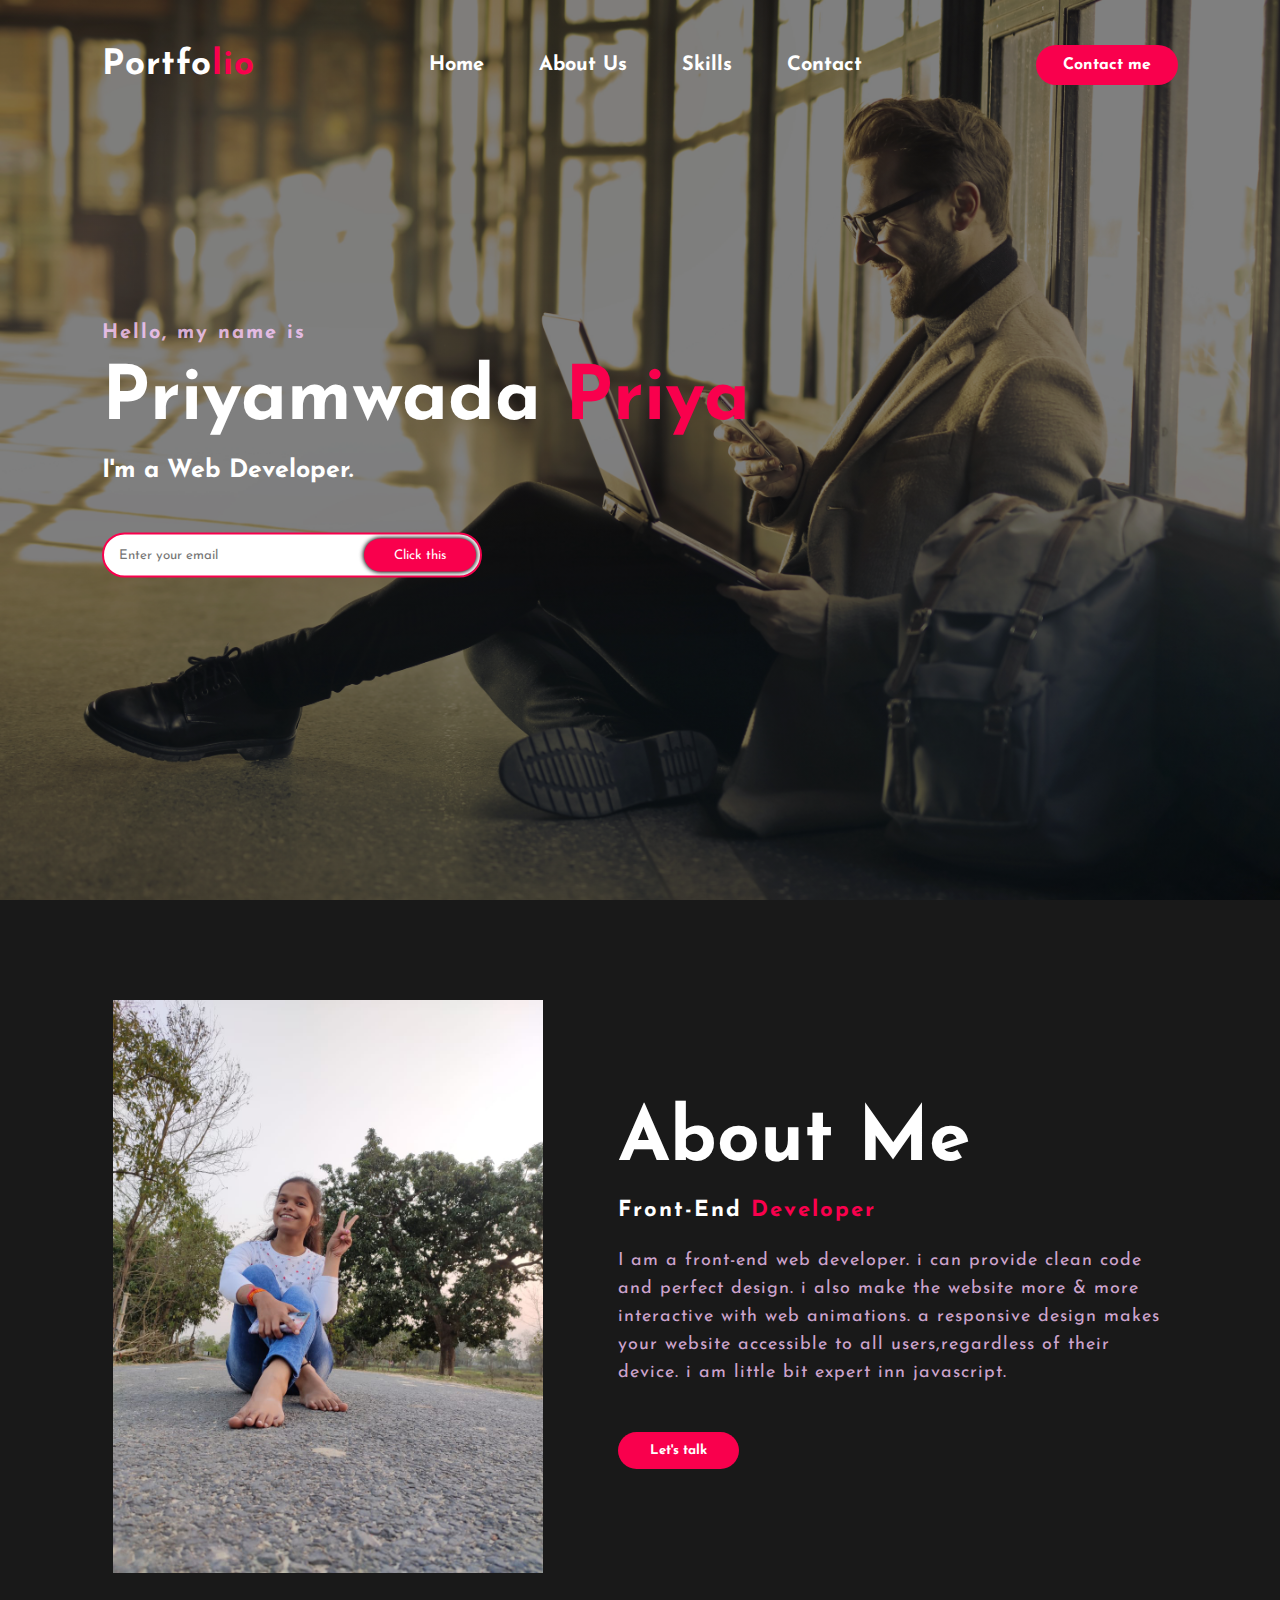
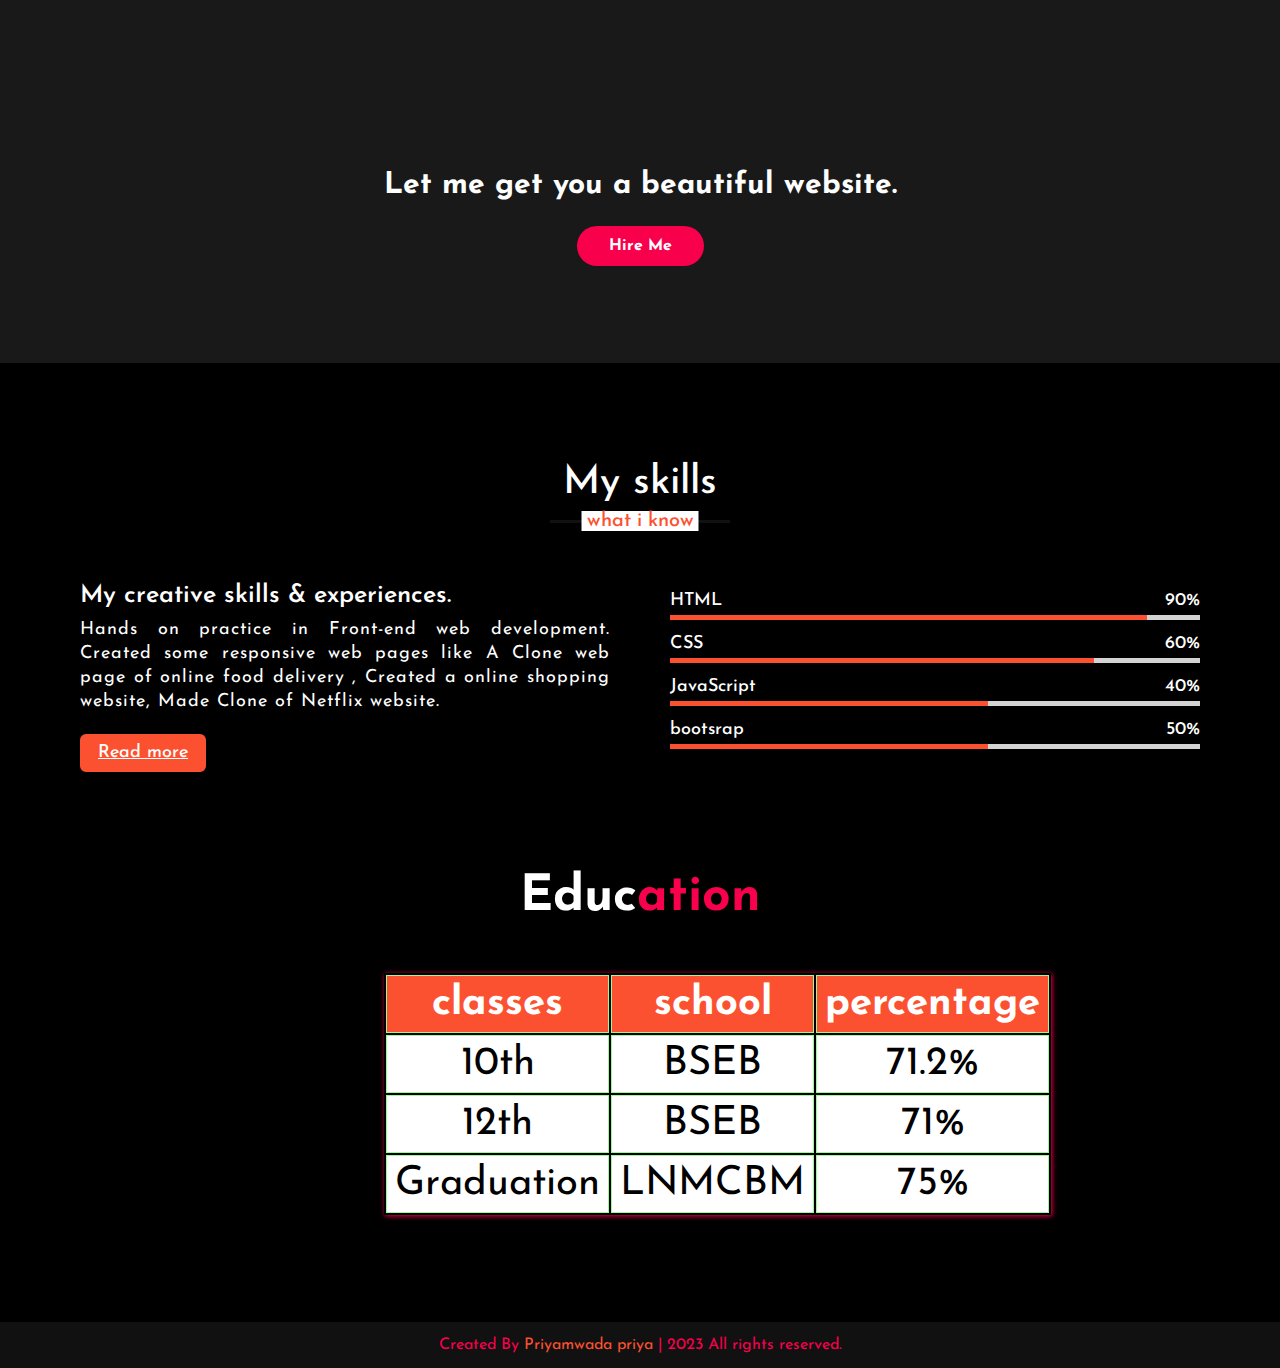
<file: index.html>
<!DOCTYPE html>
<html lang="en">

<head>
    <meta charset="UTF-8">
    <meta http-equiv="X-UA-Compatible" content="IE=edge">
    <meta name="viewport" content="width=device-width, initial-scale=1.0">
    <title>Portfolio</title>
    <link rel="stylesheet" href="style.css">
    <link rel="preconnect" href="https://fonts.gstatic.com">
    <link href="https://fonts.googleapis.com/css2?family=Josefin+Sans:ital,wght@0,100;0,200;0,300;0,400;0,500;0,600;0,700;1,100;1,200;1,300;1,400;1,500;1,600;1,700&display=swap" rel="stylesheet">
    <link rel="stylesheet" href="https://cdnjs.cloudflare.com/ajax/libs/font-awesome/6.3.0/css/all.min.css" integrity="sha512-SzlrxWUlpfuzQ+pcUCosxcglQRNAq/DZjVsC0lE40xsADsfeQoEypE+enwcOiGjk/bSuGGKHEyjSoQ1zVisanQ==" crossorigin="anonymous" referrerpolicy="no-referrer"
    />


</head>

<body>
    <div class="hero">
        <nav>
            <h2 class="logo">Portfo<span>lio</span></h2>
            <ul>
                <li><a href="#">Home</a></li>
                <li><a href="#">About us</a></li>
                <li><a href="#">Skills</a></li>
                <li><a href="#">contact</a></li>

            </ul>
            <a href="#" class="btn">Contact me</a>
        </nav>
        <div class="content">
            <h4>Hello, my name is</h4>
            <h1>Priyamwada <span>Priya</span></h1>
            <h3>I'm a Web Developer.</h3>
            <div class="newslatter">
                <form>
                    <input type="email" name="email" id="mail" placeholder="Enter your email">
                    <input type="submit" name="submit" value="Click this">
                </form>
            </div>
        </div>
    </div>
    <section class="about">
        <div class="main">
            <img src="images/mypic.png">
            <div class="about-text">
                <h2>About Me</h2>
                <h5>Front-end <span>Developer</span></h5>
                <p>I am a front-end web developer. i can provide clean code and perfect design. i also make the website more & more interactive with web animations. a responsive design makes your website accessible to all users,regardless of their device.
                    i am little bit expert inn javascript.
                </p>
                <button>Let's talk</button>
            </div>
        </div>
    </section>

    <div class="contact-me">
        <p> Let me get you a beautiful website.</p>
        <a class="button-two" href="#">Hire Me</a>
    </div>
    <section class="skills" id="skills">
        <div class="max-width">
            <h2 class="title">My skills</h2>
            <div class="skills-content">
                <div class="column left">
                    <div class="text">My creative skills & experiences.</div>
                    <p>Hands on practice in Front-end web development. Created some responsive web pages like A Clone web page of online food delivery , Created a online shopping website, Made Clone of Netflix website.
                    </p>
                    <a href="#">Read more</a>
                </div>
                <div class="column right">
                    <div class="bars">
                        <div class="info">
                            <span>HTML</span>
                            <span>90%</span>
                        </div>
                        <div class="line html"></div>
                    </div>
                    <div class="bars">
                        <div class="info">
                            <span>CSS</span>
                            <span>60%</span>
                        </div>
                        <div class="line css"></div>
                    </div>
                    <div class="bars">
                        <div class="info">
                            <span>JavaScript</span>
                            <span>40%</span>
                        </div>
                        <div class="line js"></div>
                    </div>
                    <div class="bars">
                        <div class="info">
                            <span>bootsrap</span>
                            <span>50%</span>
                        </div>
                        <div class="line js"></div>
                    </div>
                </div>
            </div>
        </div>
    </section>
    <div class="table-row">
        <h3>Educ<span>ation</span></h3>
        <table>

            <thead>
                <tr>
                    <th>classes</th>
                    <th>school</th>
                    <th>percentage</th>
                </tr>
            </thead>
            <tbody>
                <tr>
                    <td>10th</td>
                    <td>BSEB</td>
                    <td>71.2%</td>
                </tr>
                <tr>
                    <td>12th</td>
                    <td>BSEB</td>
                    <td>71%</td>
                </tr>
                <tr>
                    <td>Graduation</td>
                    <td>LNMCBM</td>
                    <td>75%</td>
                </tr>
            </tbody>
        </table>
    </div>
    <footer>
        <span>Created By <a href="https://github.com/priyam57">Priyamwada priya</a> | <span class="far fa-copyright"></span> 2023 All rights reserved.</span>
    </footer>


</body>

</html>
</file>
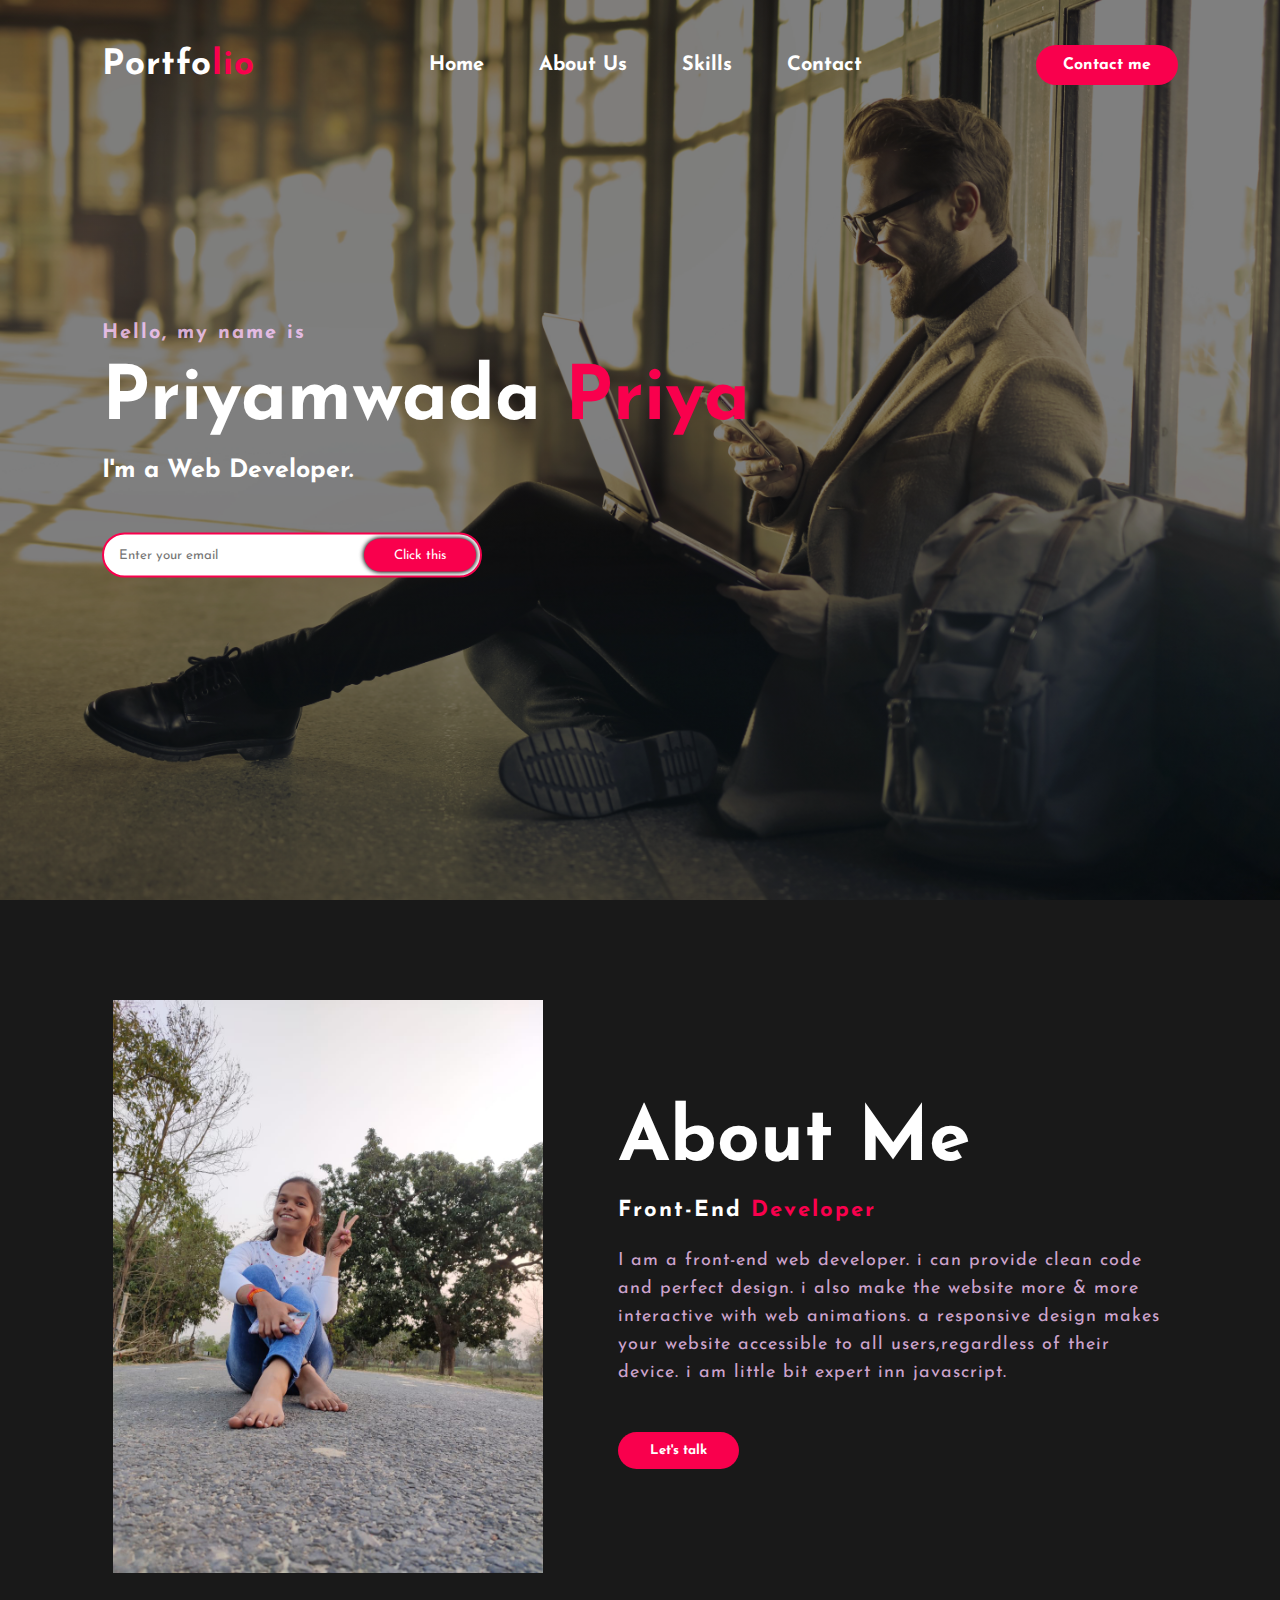
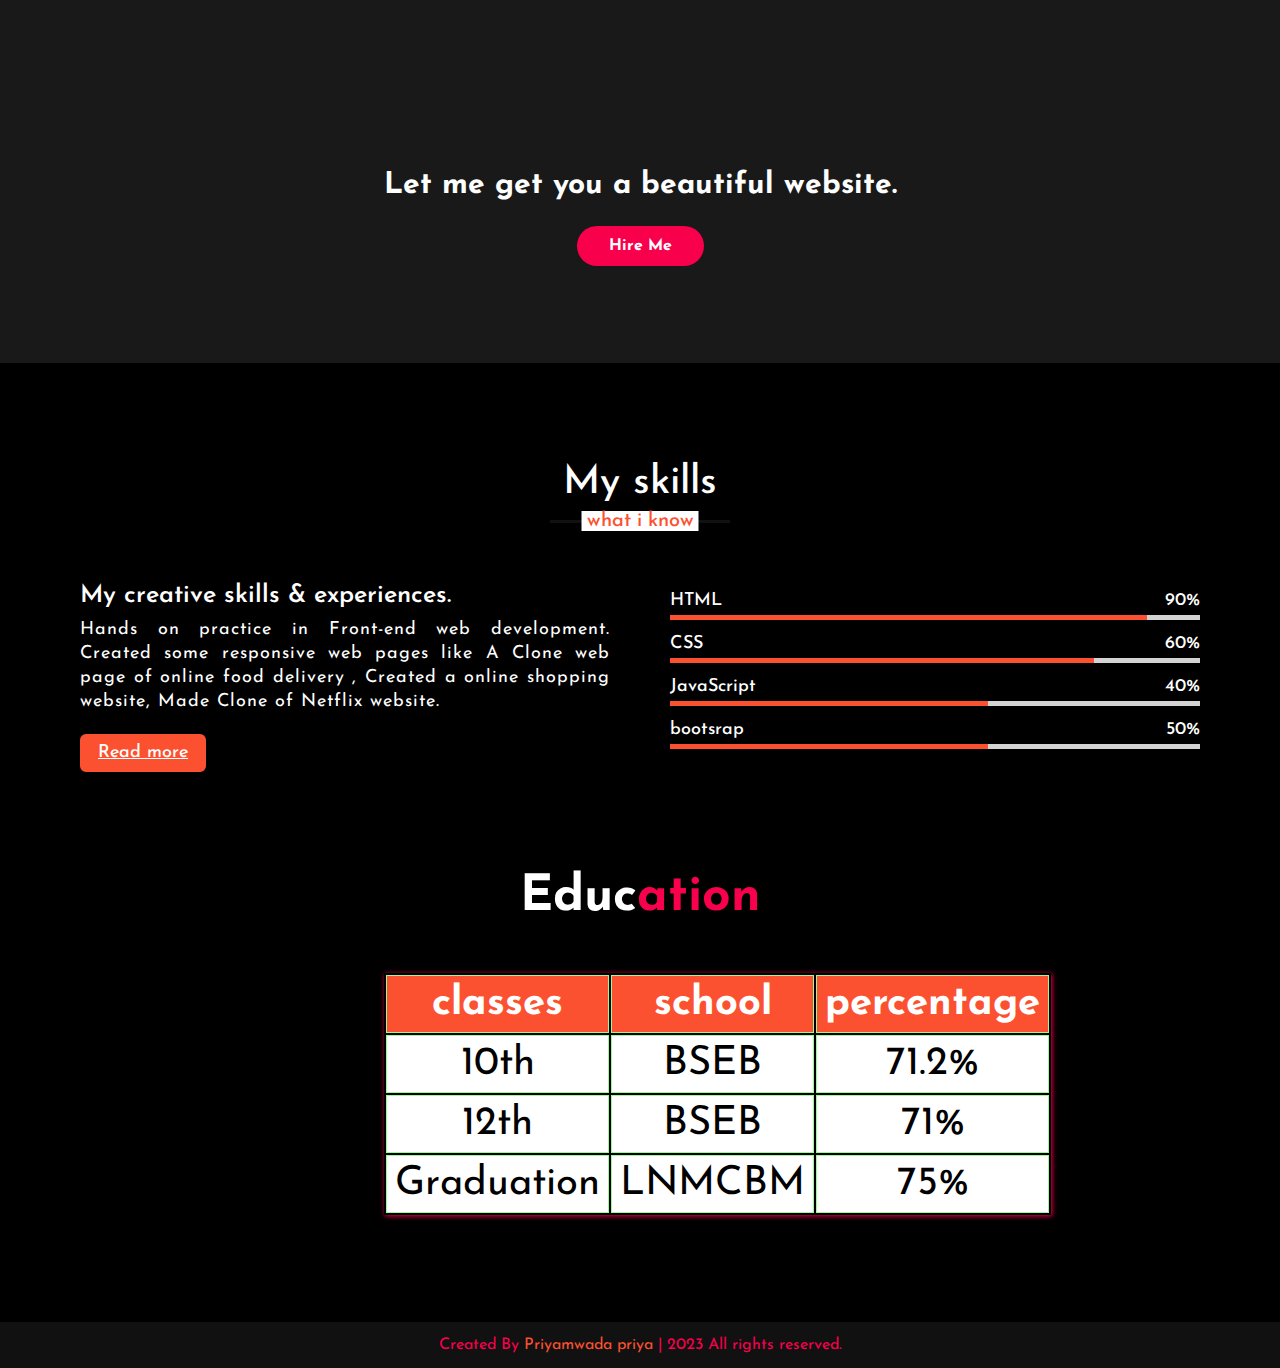
<file: portfolio.html>
<!DOCTYPE html>
<html lang="en">

<head>
    <meta charset="UTF-8">
    <meta http-equiv="X-UA-Compatible" content="IE=edge">
    <meta name="viewport" content="width=device-width, initial-scale=1.0">
    <title>Portfolio</title>
    <link rel="stylesheet" href="port.css">
    <link rel="preconnect" href="https://fonts.gstatic.com">
    <link href="https://fonts.googleapis.com/css2?family=Josefin+Sans:ital,wght@0,100;0,200;0,300;0,400;0,500;0,600;0,700;1,100;1,200;1,300;1,400;1,500;1,600;1,700&display=swap" rel="stylesheet">
    <link rel="stylesheet" href="https://cdnjs.cloudflare.com/ajax/libs/font-awesome/6.3.0/css/all.min.css" integrity="sha512-SzlrxWUlpfuzQ+pcUCosxcglQRNAq/DZjVsC0lE40xsADsfeQoEypE+enwcOiGjk/bSuGGKHEyjSoQ1zVisanQ==" crossorigin="anonymous" referrerpolicy="no-referrer"
    />


</head>

<body>
    <div class="hero">
        <nav>
            <h2 class="logo">Portfo<span>lio</span></h2>
            <ul>
                <li><a href="#">Home</a></li>
                <li><a href="#">About us</a></li>
                <li><a href="#">Skills</a></li>
                <li><a href="#">contact</a></li>

            </ul>
            <a href="#" class="btn">Contact me</a>
        </nav>
        <div class="content">
            <h4>Hello, my name is</h4>
            <h1>Priyamwada <span>Priya</span></h1>
            <h3>I'm a Web Developer.</h3>
            <div class="newslatter">
                <form>
                    <input type="email" name="email" id="mail" placeholder="Enter your email">
                    <input type="submit" name="submit" value="Click this">
                </form>
            </div>
        </div>
    </div>
    <section class="about">
        <div class="main">
            <img src="images/mypic.png">
            <div class="about-text">
                <h2>About Me</h2>
                <h5>Front-end <span>Developer</span></h5>
                <p>I am a front-end web developer. i can provide clean code and perfect design. i also make the website more & more interactive with web animations. a responsive design makes your website accessible to all users,regardless of their device.
                    i am little bit expert inn javascript.
                </p>
                <button>Let's talk</button>
            </div>
        </div>
    </section>

    <div class="contact-me">
        <p> Let me get you a beautiful website.</p>
        <a class="button-two" href="#">Hire Me</a>
    </div>
    <section class="skills" id="skills">
        <div class="max-width">
            <h2 class="title">My skills</h2>
            <div class="skills-content">
                <div class="column left">
                    <div class="text">My creative skills & experiences.</div>
                    <p>Hands on practice in Front-end web development. Created some responsive web pages like A Clone web page of online food delivery , Created a online shopping website, Made Clone of Netflix website.
                    </p>
                    <a href="#">Read more</a>
                </div>
                <div class="column right">
                    <div class="bars">
                        <div class="info">
                            <span>HTML</span>
                            <span>90%</span>
                        </div>
                        <div class="line html"></div>
                    </div>
                    <div class="bars">
                        <div class="info">
                            <span>CSS</span>
                            <span>60%</span>
                        </div>
                        <div class="line css"></div>
                    </div>
                    <div class="bars">
                        <div class="info">
                            <span>JavaScript</span>
                            <span>40%</span>
                        </div>
                        <div class="line js"></div>
                    </div>
                    <div class="bars">
                        <div class="info">
                            <span>bootsrap</span>
                            <span>50%</span>
                        </div>
                        <div class="line js"></div>
                    </div>
                </div>
            </div>
        </div>
    </section>
    <div class="table-row">
        <h3>Educ<span>ation</span></h3>
        <table>

            <thead>
                <tr>
                    <th>classes</th>
                    <th>school</th>
                    <th>percentage</th>
                </tr>
            </thead>
            <tbody>
                <tr>
                    <td>10th</td>
                    <td>BSEB</td>
                    <td>71.2%</td>
                </tr>
                <tr>
                    <td>12th</td>
                    <td>BSEB</td>
                    <td>71%</td>
                </tr>
                <tr>
                    <td>Graduation</td>
                    <td>LNMCBM</td>
                    <td>75%</td>
                </tr>
            </tbody>
        </table>
    </div>
    <footer>
        <span>Created By <a href="https://github.com/priyam57">Priyamwada priya</a> | <span class="far fa-copyright"></span> 2023 All rights reserved.</span>
    </footer>


</body>

</html>
</file>
<file: style.css>
* {
    margin: 0;
    padding: 0;
    font-family: 'josefin Sans', sans-serif;
    box-sizing: border-box;
}

.hero {
    height: 100vh;
    width: 100%;
    background-image: linear-gradient(rgba(0, 0, 0, 0.5), rgba(0, 0, 0, 0.5)), url(images/heroo.png);
    background-repeat: no-repeat;
    background-size: cover;
    background-position: center;
}

nav {
    display: flex;
    align-items: center;
    justify-content: space-between;
    padding-top: 45px;
    padding-left: 8%;
    padding-right: 8%;
}

.logo {
    color: white;
    font-size: 35px;
    letter-spacing: 1px;
    cursor: pointer;
}

span {
    color: #f9004d;
}

nav ul li {
    list-style-type: none;
    display: inline-block;
    padding: 10px 25px;
}

nav ul li a {
    color: white;
    text-decoration: none;
    font-weight: bold;
    font-size: 20px;
    text-transform: capitalize;
}

nav ul li a:hover {
    color: #f9004d;
    transition: .4s;
}

.btn {
    background-color: #f9004d;
    color: white;
    text-decoration: none;
    border: 2px solid transparent;
    font-weight: bold;
    padding: 10px 25px;
    border-radius: 30px;
    transition: .4s;
}

.btn:hover {
    transform: scale(1.2);
}

.content {
    position: absolute;
    top: 50%;
    left: 8%;
    transform: translateY(-50%);
}

h1 {
    color: white;
    margin: 20px 0 20px;
    font-size: 75px;
}

h3 {
    color: white;
    font-size: 25px;
    margin-bottom: 50px;
}

h4 {
    color: #fcfc;
    letter-spacing: 2px;
    font-size: 20px;
}

.newslatter form {
    width: 380px;
    max-width: 100%;
    position: relative;
}

.newslatter form input:first-child {
    display: inline-block;
    width: 100%;
    padding: 14px 130px 14px 15px;
    border: 2px solid #f9004d;
    outline: none;
    border-radius: 30px;
}

.newslatter form input:last-child {
    position: absolute;
    display: inline-block;
    outline: none;
    border: none;
    padding: 10px 30px;
    border-radius: 30px;
    background-color: #f9004d;
    color: white;
    box-shadow: 0px 0px 5px #000, 0px 0px 5px #858585;
    top: 6px;
    right: 6px;
}

.about {
    width: 100%;
    padding: 100px 0px;
    background-color: #191919;
}

.about img {
    height: auto;
    width: 430px;
}

.about-text {
    width: 550px;
}

.main {
    width: 1130px;
    max-width: 95%;
    margin: 0 auto;
    display: flex;
    align-items: center;
    justify-content: space-around;
}

.about-text h2 {
    color: white;
    font-size: 75px;
    text-transform: capitalize;
    margin-bottom: 20px;
}

.about-text h5 {
    color: white;
    letter-spacing: 2px;
    font-size: 22px;
    margin-bottom: 25px;
    text-transform: capitalize;
}

.about-text p {
    color: #fcfc;
    line-height: 28px;
    letter-spacing: 1px;
    font-size: 18px;
    margin-bottom: 45px;
}

button {
    background-color: #f9004d;
    color: white;
    text-decoration: none;
    border: 2px solid transparent;
    font-weight: bold;
    padding: 10px 30px;
    border-radius: 30px;
    transition: .4s;
}

button:hover {
    background-color: transparent;
    border: 2px solid #f9004d;
    cursor: pointer;
}

.contact-me {
    width: 100%;
    height: 290px;
    background: #191919;
    display: flex;
    align-items: center;
    flex-direction: column;
    justify-content: center;
}

.contact-me p {
    color: white;
    font-size: 30px;
    font-weight: bold;
    margin-bottom: 25px;
}

.contact-me .button-two {
    background-color: #f9004d;
    color: white;
    text-decoration: none;
    border: 2px solid transparent;
    font-weight: bold;
    padding: 10px 30px;
    border-radius: 30px;
    transition: .4s;
}

.contact-me .button-two:hover {
    background-color: transparent;
    border: 2px solid #f9004d;
    cursor: pointer;
}

section {
    padding: 100px 0;
}

.skills {
    background: black;
}

.max-width {
    max-width: 1300px;
    padding: 0 80px;
    margin: auto;
}

.skills .skills-content {
    display: flex;
    flex-wrap: wrap;
    align-items: center;
    justify-content: space-between;
}

section .title {
    position: relative;
    text-align: center;
    color: white;
    font-size: 40px;
    font-weight: 500;
    margin-bottom: 60px;
    padding-bottom: 20px;
}

section .title::before {
    content: "";
    position: absolute;
    bottom: 0px;
    left: 50%;
    width: 180px;
    height: 3px;
    background: #111;
    transform: translateX(-50%);
}

section .title::after {
    position: absolute;
    bottom: -8px;
    left: 50%;
    font-size: 20px;
    color: #fc5130;
    padding: 0 5px;
    background: #fff;
    transform: translateX(-50%);
}

.skills .title::after {
    content: "what i know";
}

.skills .skills-content .column {
    width: calc(50% - 30px);
}

.skills .skills-content .left .text {
    font-size: 25px;
    font-weight: 600;
    margin-bottom: 10px;
    color: white;
}

.skills .skills-content .left p {
    text-align: justify;
    color: white;
    font-size: 18px;
    letter-spacing: 1px;
    line-height: 1.5rem;
}

.skills .skills-content .left a {
    display: inline-block;
    background: #fc5130;
    color: #fff;
    font-size: 18px;
    font-weight: 500;
    padding: 8px 16px;
    margin-top: 20px;
    border-radius: 6px;
    border: 2px solid #fc5130;
    transition: all 0.3s ease;
}

.skills .skills-content .left a:hover {
    color: #fc5130;
    background: none;
}

.skills .skills-content .right .bars {
    margin-bottom: 15px;
}

.skills .skills-content .right .info {
    display: flex;
    margin-bottom: 5px;
    align-items: center;
    justify-content: space-between;
}

.skills .skills-content .right span {
    font-weight: 500;
    font-size: 18px;
    color: white;
}

.skills .skills-content .right .line {
    height: 5px;
    width: 100%;
    background: lightgrey;
    position: relative;
}

.skills .skills-content .right .line::before {
    content: "";
    position: absolute;
    height: 100%;
    left: 0;
    top: 0;
    background: #fc5130;
}

.skills-content .right .html::before {
    width: 90%;
}

.skills-content .right .css::before {
    width: 80%;
}

.skills-content .right .js::before {
    width: 60%;
}

.skills-content .right .js::before {
    width: 60%;
}

.table-row {
    background-color: black;
    height: 450px;
}

.table-row h3 {
    text-align: center;
    display: flex;
    justify-content: center;
    font-size: 50px;
}

td,
th {
    padding: 0.5rem;
    text-align: center;
    border: 1px solid palegreen;
    background-color: white;
}

th {
    background-color: #fc5130;
    color: white;
}

tbody tr:nth-child(odd) {
    background: white;
}

table {
    text-align: center;
    margin-left: 30%;
    font-size: 40px;
    box-shadow: 1px 1px 5px #f9004d;
}

footer {
    background: #111;
    padding: 15px 23px;
    color: #fff;
    text-align: center;
}

footer span a {
    color: #fc5130;
    text-decoration: none;
}

footer span a:hover {
    text-decoration: underline;
}
</file>
<file: port.css>
* {
    margin: 0;
    padding: 0;
    font-family: 'josefin Sans', sans-serif;
    box-sizing: border-box;
}

.hero {
    height: 100vh;
    width: 100%;
    background-image: linear-gradient(rgba(0, 0, 0, 0.5), rgba(0, 0, 0, 0.5)), url(images/heroo.png);
    background-repeat: no-repeat;
    background-size: cover;
    background-position: center;
}

nav {
    display: flex;
    align-items: center;
    justify-content: space-between;
    padding-top: 45px;
    padding-left: 8%;
    padding-right: 8%;
}

.logo {
    color: white;
    font-size: 35px;
    letter-spacing: 1px;
    cursor: pointer;
}

span {
    color: #f9004d;
}

nav ul li {
    list-style-type: none;
    display: inline-block;
    padding: 10px 25px;
}

nav ul li a {
    color: white;
    text-decoration: none;
    font-weight: bold;
    font-size: 20px;
    text-transform: capitalize;
}

nav ul li a:hover {
    color: #f9004d;
    transition: .4s;
}

.btn {
    background-color: #f9004d;
    color: white;
    text-decoration: none;
    border: 2px solid transparent;
    font-weight: bold;
    padding: 10px 25px;
    border-radius: 30px;
    transition: .4s;
}

.btn:hover {
    transform: scale(1.2);
}

.content {
    position: absolute;
    top: 50%;
    left: 8%;
    transform: translateY(-50%);
}

h1 {
    color: white;
    margin: 20px 0 20px;
    font-size: 75px;
}

h3 {
    color: white;
    font-size: 25px;
    margin-bottom: 50px;
}

h4 {
    color: #fcfc;
    letter-spacing: 2px;
    font-size: 20px;
}

.newslatter form {
    width: 380px;
    max-width: 100%;
    position: relative;
}

.newslatter form input:first-child {
    display: inline-block;
    width: 100%;
    padding: 14px 130px 14px 15px;
    border: 2px solid #f9004d;
    outline: none;
    border-radius: 30px;
}

.newslatter form input:last-child {
    position: absolute;
    display: inline-block;
    outline: none;
    border: none;
    padding: 10px 30px;
    border-radius: 30px;
    background-color: #f9004d;
    color: white;
    box-shadow: 0px 0px 5px #000, 0px 0px 5px #858585;
    top: 6px;
    right: 6px;
}

.about {
    width: 100%;
    padding: 100px 0px;
    background-color: #191919;
}

.about img {
    height: auto;
    width: 430px;
}

.about-text {
    width: 550px;
}

.main {
    width: 1130px;
    max-width: 95%;
    margin: 0 auto;
    display: flex;
    align-items: center;
    justify-content: space-around;
}

.about-text h2 {
    color: white;
    font-size: 75px;
    text-transform: capitalize;
    margin-bottom: 20px;
}

.about-text h5 {
    color: white;
    letter-spacing: 2px;
    font-size: 22px;
    margin-bottom: 25px;
    text-transform: capitalize;
}

.about-text p {
    color: #fcfc;
    line-height: 28px;
    letter-spacing: 1px;
    font-size: 18px;
    margin-bottom: 45px;
}

button {
    background-color: #f9004d;
    color: white;
    text-decoration: none;
    border: 2px solid transparent;
    font-weight: bold;
    padding: 10px 30px;
    border-radius: 30px;
    transition: .4s;
}

button:hover {
    background-color: transparent;
    border: 2px solid #f9004d;
    cursor: pointer;
}

.contact-me {
    width: 100%;
    height: 290px;
    background: #191919;
    display: flex;
    align-items: center;
    flex-direction: column;
    justify-content: center;
}

.contact-me p {
    color: white;
    font-size: 30px;
    font-weight: bold;
    margin-bottom: 25px;
}

.contact-me .button-two {
    background-color: #f9004d;
    color: white;
    text-decoration: none;
    border: 2px solid transparent;
    font-weight: bold;
    padding: 10px 30px;
    border-radius: 30px;
    transition: .4s;
}

.contact-me .button-two:hover {
    background-color: transparent;
    border: 2px solid #f9004d;
    cursor: pointer;
}

section {
    padding: 100px 0;
}

.skills {
    background: black;
}

.max-width {
    max-width: 1300px;
    padding: 0 80px;
    margin: auto;
}

.skills .skills-content {
    display: flex;
    flex-wrap: wrap;
    align-items: center;
    justify-content: space-between;
}

section .title {
    position: relative;
    text-align: center;
    color: white;
    font-size: 40px;
    font-weight: 500;
    margin-bottom: 60px;
    padding-bottom: 20px;
}

section .title::before {
    content: "";
    position: absolute;
    bottom: 0px;
    left: 50%;
    width: 180px;
    height: 3px;
    background: #111;
    transform: translateX(-50%);
}

section .title::after {
    position: absolute;
    bottom: -8px;
    left: 50%;
    font-size: 20px;
    color: #fc5130;
    padding: 0 5px;
    background: #fff;
    transform: translateX(-50%);
}

.skills .title::after {
    content: "what i know";
}

.skills .skills-content .column {
    width: calc(50% - 30px);
}

.skills .skills-content .left .text {
    font-size: 25px;
    font-weight: 600;
    margin-bottom: 10px;
    color: white;
}

.skills .skills-content .left p {
    text-align: justify;
    color: white;
    font-size: 18px;
    letter-spacing: 1px;
    line-height: 1.5rem;
}

.skills .skills-content .left a {
    display: inline-block;
    background: #fc5130;
    color: #fff;
    font-size: 18px;
    font-weight: 500;
    padding: 8px 16px;
    margin-top: 20px;
    border-radius: 6px;
    border: 2px solid #fc5130;
    transition: all 0.3s ease;
}

.skills .skills-content .left a:hover {
    color: #fc5130;
    background: none;
}

.skills .skills-content .right .bars {
    margin-bottom: 15px;
}

.skills .skills-content .right .info {
    display: flex;
    margin-bottom: 5px;
    align-items: center;
    justify-content: space-between;
}

.skills .skills-content .right span {
    font-weight: 500;
    font-size: 18px;
    color: white;
}

.skills .skills-content .right .line {
    height: 5px;
    width: 100%;
    background: lightgrey;
    position: relative;
}

.skills .skills-content .right .line::before {
    content: "";
    position: absolute;
    height: 100%;
    left: 0;
    top: 0;
    background: #fc5130;
}

.skills-content .right .html::before {
    width: 90%;
}

.skills-content .right .css::before {
    width: 80%;
}

.skills-content .right .js::before {
    width: 60%;
}

.skills-content .right .js::before {
    width: 60%;
}

.table-row {
    background-color: black;
    height: 450px;
}

.table-row h3 {
    text-align: center;
    display: flex;
    justify-content: center;
    font-size: 50px;
}

td,
th {
    padding: 0.5rem;
    text-align: center;
    border: 1px solid palegreen;
    background-color: white;
}

th {
    background-color: #fc5130;
    color: white;
}

tbody tr:nth-child(odd) {
    background: white;
}

table {
    text-align: center;
    margin-left: 30%;
    font-size: 40px;
    box-shadow: 1px 1px 5px #f9004d;
}

footer {
    background: #111;
    padding: 15px 23px;
    color: #fff;
    text-align: center;
}

footer span a {
    color: #fc5130;
    text-decoration: none;
}

footer span a:hover {
    text-decoration: underline;
}
</file>
